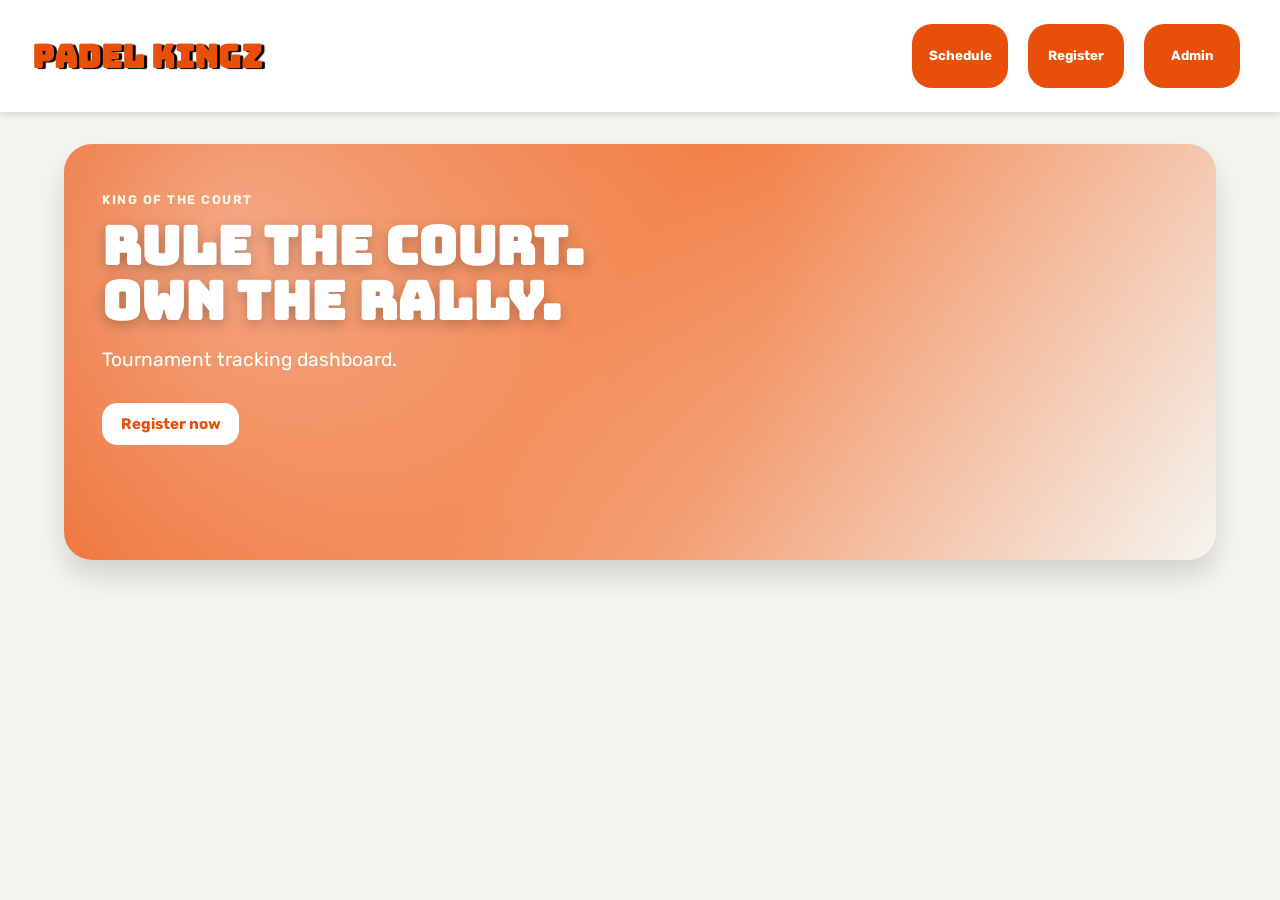
<file: index.html>
<!DOCTYPE html>
<html lang="en">
<head>
    <meta charset="UTF-8">
    <meta name="viewport" content="width=device-width, initial-scale=1.0">
    <title>Padel KingZ</title>
    <link rel="stylesheet" href="style/main.css">
    <link rel="stylesheet" href="style/index.css">
</head>
<body class="homePage">
    <header>
        <a href="index.html"><h1 class="headerText">Padel KingZ</h1></a>
        <nav>
            <button><a href="schedule.html">Schedule</a></button>
            <button><a href="register.html">Register</a></button>
            <button><a href="admin-login.html">Admin</a></button>
        </nav>
    </header>

    <section class="heroHeader">
        <div class="heroContent">
            <p class="heroKicker">King Of The Court</p>
            <h2>Rule The Court.<br>Own The Rally.</h2>
            <p class="heroSubtitle">Tournament tracking dashboard.</p>
            <div class="heroActions">
                <a href="register.html" class="heroBtn heroBtnPrimary">Register now</a>
            </div>
        </div>
    </section>

    <nav class="mobileBottomNav" aria-label="Mobile navigation">
        <a href="schedule.html" class="mobileNavItem">
            <svg viewBox="0 0 24 24" aria-hidden="true">
                <path d="M7 2v2M17 2v2M4 8h16M5 4h14a1 1 0 0 1 1 1v14a1 1 0 0 1-1 1H5a1 1 0 0 1-1-1V5a1 1 0 0 1 1-1zM8 12h3M13 12h3M8 16h3"/>
            </svg>
            <span>Schedule</span>
        </a>
        <a href="index.html" class="mobileNavItem active">
            <svg viewBox="0 0 24 24" aria-hidden="true">
                <path d="M3 10.5 12 3l9 7.5M5 9.5V21h14V9.5M9 21v-6h6v6"/>
            </svg>
            <span>Home</span>
        </a>
        <a href="register.html" class="mobileNavItem">
            <svg viewBox="0 0 24 24" aria-hidden="true">
                <path d="M15 19v-1a4 4 0 0 0-4-4H7a4 4 0 0 0-4 4v1M9 10a4 4 0 1 0 0-8 4 4 0 0 0 0 8M19 8v6M16 11h6"/>
            </svg>
            <span>Register</span>
        </a>
    </nav>
</body>
</html>
</file>
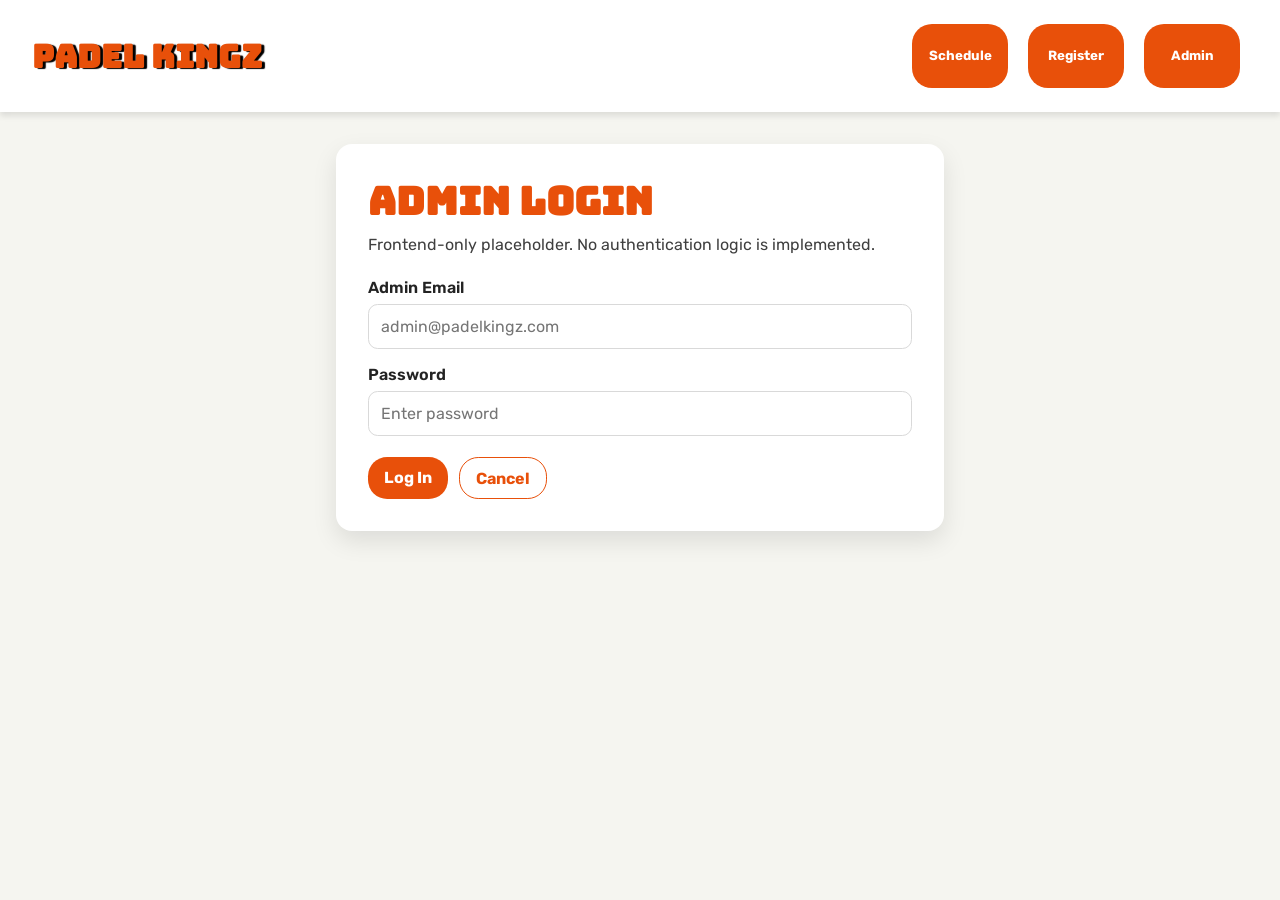
<file: admin-login.html>
<!DOCTYPE html>
<html lang="en">
<head>
    <meta charset="UTF-8">
    <meta name="viewport" content="width=device-width, initial-scale=1.0">
    <title>Admin Login | Padel KingZ</title>
    <link rel="stylesheet" href="style/main.css">
    <link rel="stylesheet" href="style/pages.css">
</head>
<body class="adminPage">
    <header>
        <a href="index.html"><h1 class="headerText">Padel KingZ</h1></a>
        <nav>
            <button><a href="schedule.html">Schedule</a></button>
            <button><a href="register.html">Register</a></button>
            <button><a href="admin-login.html">Admin</a></button>
        </nav>
    </header>

    <main class="pageShell">
        <section class="pageCard" style="max-width: 34rem; margin: 0 auto;">
            <h2 class="pageTitle">Admin Login</h2>
            <p class="pageSubtitle">Frontend-only placeholder. No authentication logic is implemented.</p>
            <form>
                <div class="formGrid">
                    <div class="field fieldFull">
                        <label for="adminEmail">Admin Email</label>
                        <input id="adminEmail" type="email" placeholder="admin@padelkingz.com">
                    </div>
                    <div class="field fieldFull">
                        <label for="adminPassword">Password</label>
                        <input id="adminPassword" type="password" placeholder="Enter password">
                    </div>
                </div>
                <div class="actionRow">
                    <a class="actionBtn" href="admin.html">Log In</a>
                    <a class="actionBtn actionBtnAlt" href="index.html">Cancel</a>
                </div>
            </form>
        </section>
    </main>

    <section class="adminMobileNotice">
        <h2 class="pageTitle">Desktop Only</h2>
        <p class="pageSubtitle">Admin pages are only available on desktop.</p>
        <a class="actionBtn" href="index.html">Back to Home</a>
    </section>
</body>
</html>
</file>
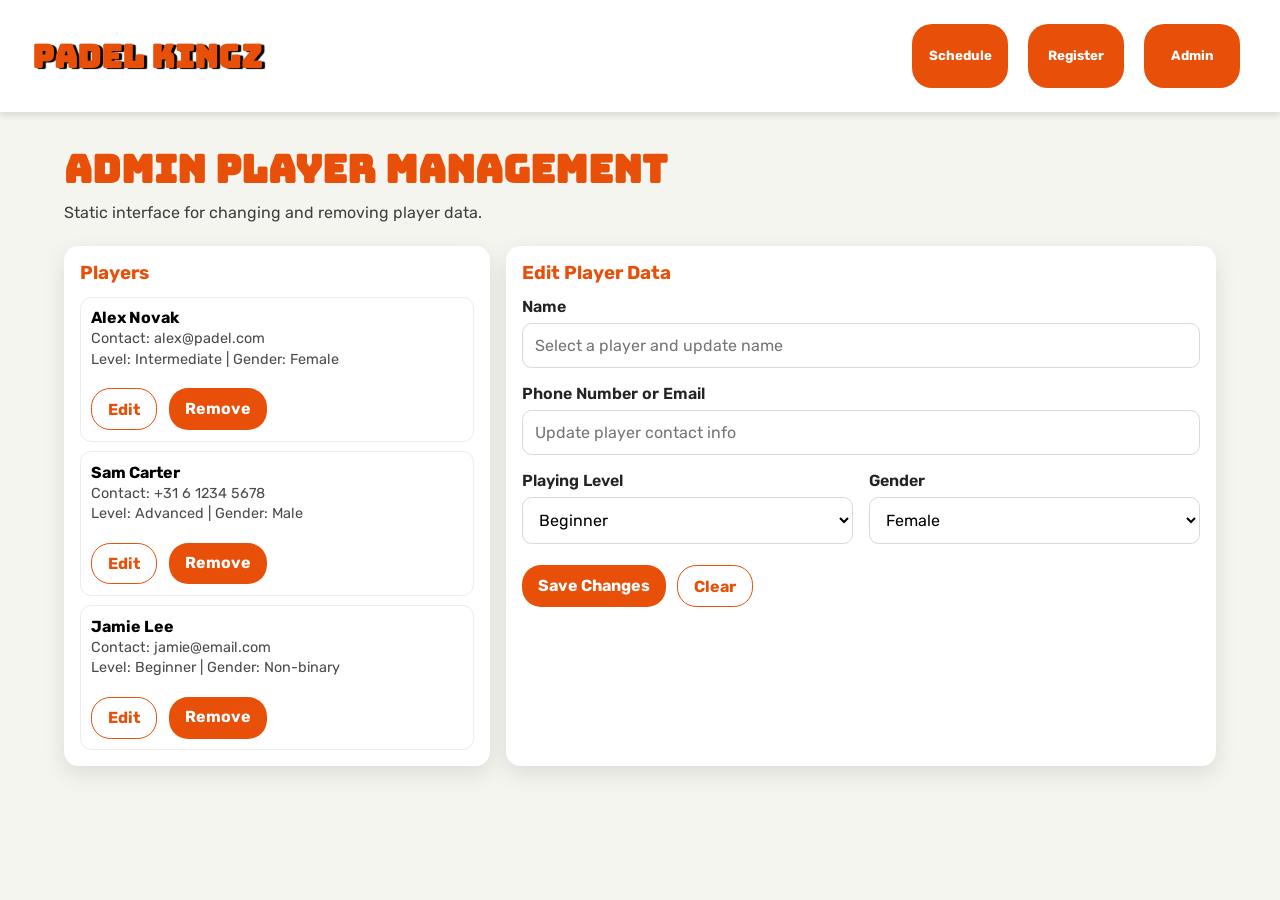
<file: admin.html>
<!DOCTYPE html>
<html lang="en">
<head>
    <meta charset="UTF-8">
    <meta name="viewport" content="width=device-width, initial-scale=1.0">
    <title>Admin Panel | Padel KingZ</title>
    <link rel="stylesheet" href="style/main.css">
    <link rel="stylesheet" href="style/pages.css">
</head>
<body class="adminPage">
    <header>
        <a href="index.html"><h1 class="headerText">Padel KingZ</h1></a>
        <nav>
            <button><a href="schedule.html">Schedule</a></button>
            <button><a href="register.html">Register</a></button>
            <button><a href="admin-login.html">Admin</a></button>
        </nav>
    </header>

    <main class="pageShell">
        <h2 class="pageTitle">Admin Player Management</h2>
        <p class="pageSubtitle">Static interface for changing and removing player data.</p>

        <section class="adminLayout">
            <div class="panel">
                <h3>Players</h3>
                <ul class="playerList">
                    <li>
                        <strong>Alex Novak</strong>
                        <p>Contact: alex@padel.com</p>
                        <p>Level: Intermediate | Gender: Female</p>
                        <div class="actionRow">
                            <a class="actionBtn actionBtnAlt" href="#">Edit</a>
                            <a class="actionBtn" href="#">Remove</a>
                        </div>
                    </li>
                    <li>
                        <strong>Sam Carter</strong>
                        <p>Contact: +31 6 1234 5678</p>
                        <p>Level: Advanced | Gender: Male</p>
                        <div class="actionRow">
                            <a class="actionBtn actionBtnAlt" href="#">Edit</a>
                            <a class="actionBtn" href="#">Remove</a>
                        </div>
                    </li>
                    <li>
                        <strong>Jamie Lee</strong>
                        <p>Contact: jamie@email.com</p>
                        <p>Level: Beginner | Gender: Non-binary</p>
                        <div class="actionRow">
                            <a class="actionBtn actionBtnAlt" href="#">Edit</a>
                            <a class="actionBtn" href="#">Remove</a>
                        </div>
                    </li>
                </ul>
            </div>

            <div class="panel">
                <h3>Edit Player Data</h3>
                <form>
                    <div class="formGrid">
                        <div class="field fieldFull">
                            <label for="editName">Name</label>
                            <input id="editName" type="text" placeholder="Select a player and update name">
                        </div>

                        <div class="field fieldFull">
                            <label for="editContact">Phone Number or Email</label>
                            <input id="editContact" type="text" placeholder="Update player contact info">
                        </div>

                        <div class="field">
                            <label for="editLevel">Playing Level</label>
                            <select id="editLevel">
                                <option>Beginner</option>
                                <option>Intermediate</option>
                                <option>Advanced</option>
                                <option>Competitive</option>
                            </select>
                        </div>

                        <div class="field">
                            <label for="editGender">Gender</label>
                            <select id="editGender">
                                <option>Female</option>
                                <option>Male</option>
                                <option>Non-binary</option>
                                <option>Prefer not to say</option>
                            </select>
                        </div>
                    </div>
                    <div class="actionRow">
                        <a class="actionBtn" href="#">Save Changes</a>
                        <a class="actionBtn actionBtnAlt" href="#">Clear</a>
                    </div>
                </form>
            </div>
        </section>
    </main>

    <section class="adminMobileNotice">
        <h2 class="pageTitle">Desktop Only</h2>
        <p class="pageSubtitle">Admin pages are only available on desktop.</p>
        <a class="actionBtn" href="index.html">Back to Home</a>
    </section>
</body>
</html>
</file>
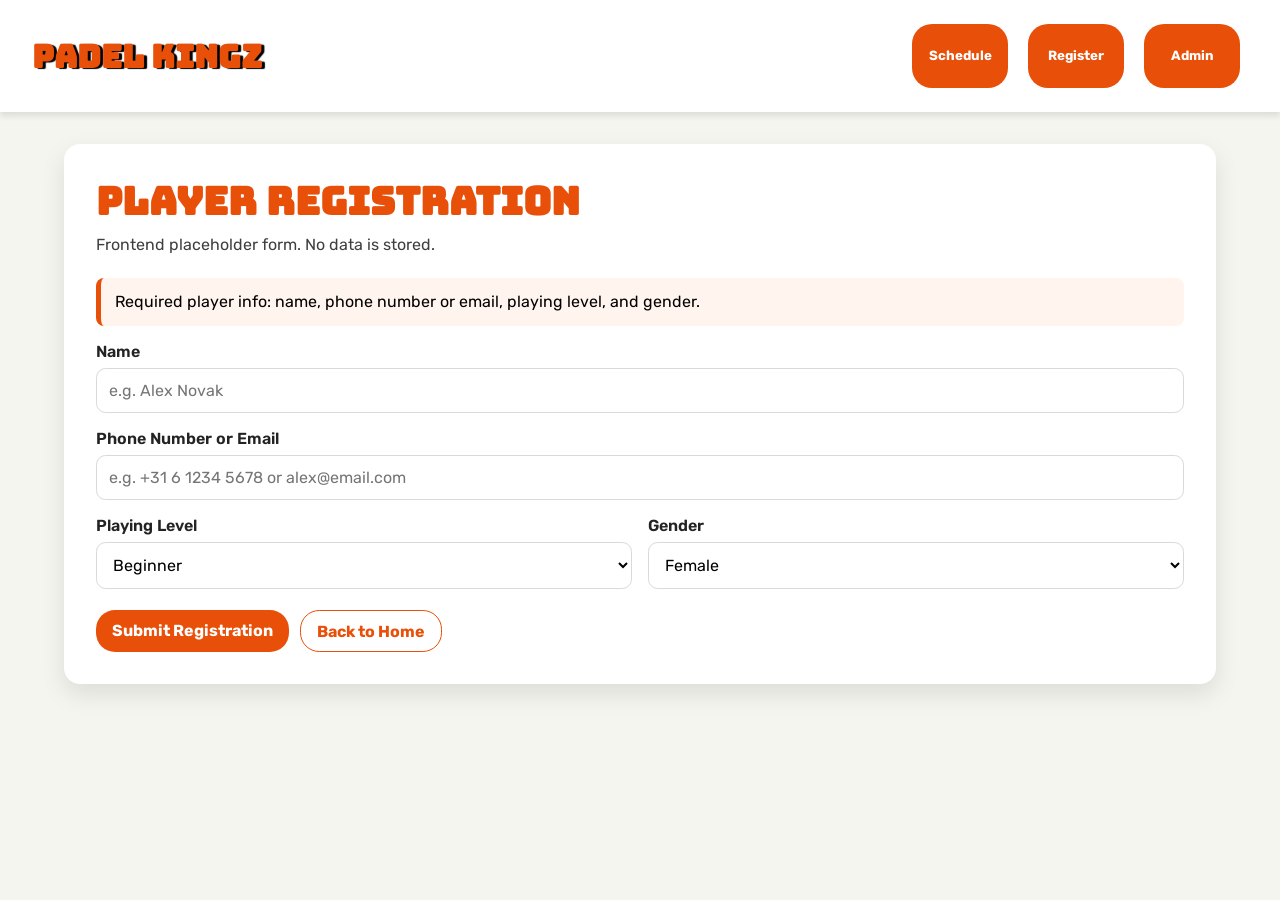
<file: register.html>
<!DOCTYPE html>
<html lang="en">
<head>
    <meta charset="UTF-8">
    <meta name="viewport" content="width=device-width, initial-scale=1.0">
    <title>Register | Padel KingZ</title>
    <link rel="stylesheet" href="style/main.css">
    <link rel="stylesheet" href="style/pages.css">
</head>
<body class="registerPage">
    <header>
        <a href="index.html"><h1 class="headerText">Padel KingZ</h1></a>
        <nav>
            <button><a href="schedule.html">Schedule</a></button>
            <button><a href="register.html">Register</a></button>
            <button><a href="admin-login.html">Admin</a></button>
        </nav>
    </header>

    <main class="pageShell">
        <section class="pageCard">
            <h2 class="pageTitle">Player Registration</h2>
            <p class="pageSubtitle">Frontend placeholder form. No data is stored.</p>
            <div class="noteBox">Required player info: name, phone number or email, playing level, and gender.</div>
            <form>
                <div class="formGrid">
                    <div class="field fieldFull">
                        <label for="playerName">Name</label>
                        <input id="playerName" type="text" placeholder="e.g. Alex Novak">
                    </div>

                    <div class="field fieldFull">
                        <label for="contact">Phone Number or Email</label>
                        <input id="contact" type="text" placeholder="e.g. +31 6 1234 5678 or alex@email.com">
                    </div>

                    <div class="field">
                        <label for="level">Playing Level</label>
                        <select id="level">
                            <option>Beginner</option>
                            <option>Intermediate</option>
                            <option>Advanced</option>
                            <option>Competitive</option>
                        </select>
                    </div>

                    <div class="field">
                        <label for="gender">Gender</label>
                        <select id="gender">
                            <option>Female</option>
                            <option>Male</option>
                            <option>Non-binary</option>
                            <option>Prefer not to say</option>
                        </select>
                    </div>
                </div>
                <div class="actionRow">
                    <a class="actionBtn" href="#">Submit Registration</a>
                    <a class="actionBtn actionBtnAlt" href="index.html">Back to Home</a>
                </div>
            </form>
        </section>
    </main>

    <nav class="mobileBottomNav" aria-label="Mobile navigation">
        <a href="schedule.html" class="mobileNavItem">
            <svg viewBox="0 0 24 24" aria-hidden="true">
                <path d="M7 2v2M17 2v2M4 8h16M5 4h14a1 1 0 0 1 1 1v14a1 1 0 0 1-1 1H5a1 1 0 0 1-1-1V5a1 1 0 0 1 1-1zM8 12h3M13 12h3M8 16h3"/>
            </svg>
            <span>Schedule</span>
        </a>
        <a href="index.html" class="mobileNavItem">
            <svg viewBox="0 0 24 24" aria-hidden="true">
                <path d="M3 10.5 12 3l9 7.5M5 9.5V21h14V9.5M9 21v-6h6v6"/>
            </svg>
            <span>Home</span>
        </a>
        <a href="register.html" class="mobileNavItem active">
            <svg viewBox="0 0 24 24" aria-hidden="true">
                <path d="M15 19v-1a4 4 0 0 0-4-4H7a4 4 0 0 0-4 4v1M9 10a4 4 0 1 0 0-8 4 4 0 0 0 0 8M19 8v6M16 11h6"/>
            </svg>
            <span>Register</span>
        </a>
    </nav>
</body>
</html>
</file>
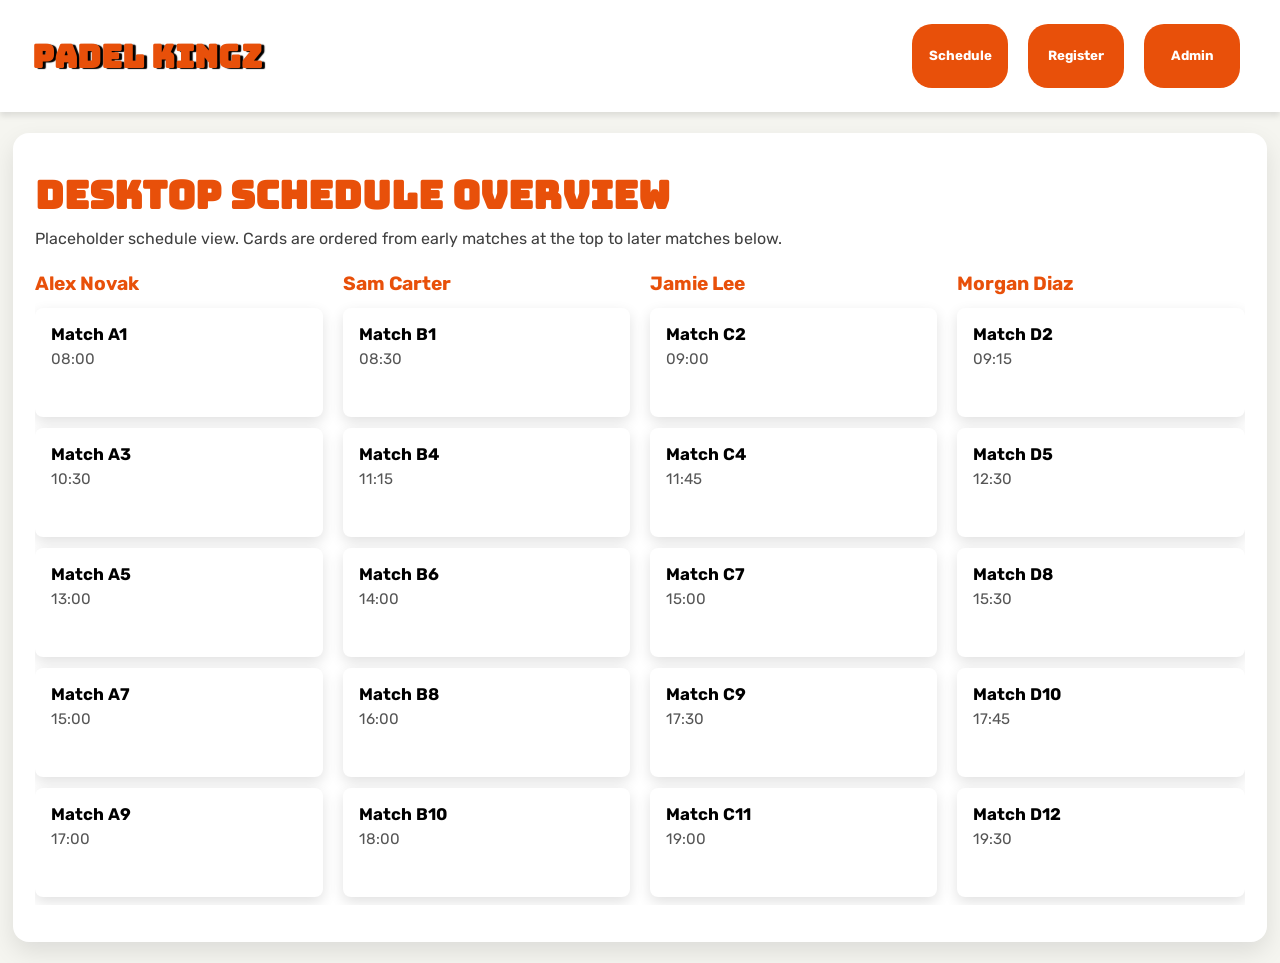
<file: schedule.html>
<!DOCTYPE html>
<html lang="en">
<head>
    <meta charset="UTF-8">
    <meta name="viewport" content="width=device-width, initial-scale=1.0">
    <title>Schedule Overview | Padel KingZ</title>
    <link rel="stylesheet" href="style/main.css">
    <link rel="stylesheet" href="style/pages.css">
</head>
<body class="schedulePage">
    <header>
        <a href="index.html"><h1 class="headerText">Padel KingZ</h1></a>
        <nav>
            <button><a href="schedule.html">Schedule</a></button>
            <button><a href="register.html">Register</a></button>
            <button><a href="admin-login.html">Admin</a></button>
        </nav>
    </header>

    <main class="pageShell">
        <section class="pageCard">
            <h2 class="pageTitle">Desktop Schedule Overview</h2>
            <p class="pageSubtitle">Placeholder schedule view. Cards are ordered from early matches at the top to later matches below.</p>

            <div class="scheduleDesktopWrap">
                <div class="scheduleGrid">
                    <article class="playerSchedule">
                        <h3>Alex Novak</h3>
                        <div class="matchColumn">
                            <div class="matchCard"><strong>Match A1</strong><span>08:00</span></div>
                            <div class="matchCard"><strong>Match A3</strong><span>10:30</span></div>
                            <div class="matchCard"><strong>Match A5</strong><span>13:00</span></div>
                            <div class="matchCard"><strong>Match A7</strong><span>15:00</span></div>
                            <div class="matchCard"><strong>Match A9</strong><span>17:00</span></div>
                        </div>
                    </article>

                    <article class="playerSchedule">
                        <h3>Sam Carter</h3>
                        <div class="matchColumn">
                            <div class="matchCard"><strong>Match B1</strong><span>08:30</span></div>
                            <div class="matchCard"><strong>Match B4</strong><span>11:15</span></div>
                            <div class="matchCard"><strong>Match B6</strong><span>14:00</span></div>
                            <div class="matchCard"><strong>Match B8</strong><span>16:00</span></div>
                            <div class="matchCard"><strong>Match B10</strong><span>18:00</span></div>
                        </div>
                    </article>

                    <article class="playerSchedule">
                        <h3>Jamie Lee</h3>
                        <div class="matchColumn">
                            <div class="matchCard"><strong>Match C2</strong><span>09:00</span></div>
                            <div class="matchCard"><strong>Match C4</strong><span>11:45</span></div>
                            <div class="matchCard"><strong>Match C7</strong><span>15:00</span></div>
                            <div class="matchCard"><strong>Match C9</strong><span>17:30</span></div>
                            <div class="matchCard"><strong>Match C11</strong><span>19:00</span></div>
                        </div>
                    </article>

                    <article class="playerSchedule">
                        <h3>Morgan Diaz</h3>
                        <div class="matchColumn">
                            <div class="matchCard"><strong>Match D2</strong><span>09:15</span></div>
                            <div class="matchCard"><strong>Match D5</strong><span>12:30</span></div>
                            <div class="matchCard"><strong>Match D8</strong><span>15:30</span></div>
                            <div class="matchCard"><strong>Match D10</strong><span>17:45</span></div>
                            <div class="matchCard"><strong>Match D12</strong><span>19:30</span></div>
                        </div>
                    </article>
                </div>
            </div>

            <div class="mobileOwnSchedule">
                <h3>Your Schedule</h3>
                <div class="matchColumn">
                    <div class="matchCard"><strong>Match 1</strong><span>08:30</span></div>
                    <div class="matchCard"><strong>Match 3</strong><span>10:45</span></div>
                    <div class="matchCard"><strong>Match 5</strong><span>13:15</span></div>
                    <div class="matchCard"><strong>Match 7</strong><span>16:00</span></div>
                </div>
            </div>
        </section>
    </main>

    <nav class="mobileBottomNav" aria-label="Mobile navigation">
        <a href="schedule.html" class="mobileNavItem active">
            <svg viewBox="0 0 24 24" aria-hidden="true">
                <path d="M7 2v2M17 2v2M4 8h16M5 4h14a1 1 0 0 1 1 1v14a1 1 0 0 1-1 1H5a1 1 0 0 1-1-1V5a1 1 0 0 1 1-1zM8 12h3M13 12h3M8 16h3"/>
            </svg>
            <span>Schedule</span>
        </a>
        <a href="index.html" class="mobileNavItem">
            <svg viewBox="0 0 24 24" aria-hidden="true">
                <path d="M3 10.5 12 3l9 7.5M5 9.5V21h14V9.5M9 21v-6h6v6"/>
            </svg>
            <span>Home</span>
        </a>
        <a href="register.html" class="mobileNavItem">
            <svg viewBox="0 0 24 24" aria-hidden="true">
                <path d="M15 19v-1a4 4 0 0 0-4-4H7a4 4 0 0 0-4 4v1M9 10a4 4 0 1 0 0-8 4 4 0 0 0 0 8M19 8v6M16 11h6"/>
            </svg>
            <span>Register</span>
        </a>
    </nav>
</body>
</html>
</file>
<file: style/main.css>
@import url('https://fonts.googleapis.com/css2?family=Rubik:ital,wght@0,300..900;1,300..900&display=swap');
@import url('https://fonts.googleapis.com/css2?family=Bungee&family=Rubik:ital,wght@0,300..900;1,300..900&display=swap');

* {
    margin: 0;
    padding: 0;
    font-family: "Rubik";
}

body {
    background-color: #F5F5F0;
    color: black;
}

a{
    text-decoration: none;
}

header {
    top: 0;
    height: 7rem;
    background-color: #FFFFFF;
    display: flex;
    align-items: center;
    justify-content: space-between;
    padding: 0 2rem;
    box-shadow: 0 4px 6px rgba(0, 0, 0, 0.1);
}

.headerText {
    color: #E8500A;
    font-family: "Bungee";
    font-size: 2rem;
    text-shadow: 3px 1px 1px black;
}

nav button {
    background-color: #E8500A;
    border: none;
    padding: 0.5rem 1rem;
    margin: 0 0.5rem;
    border-radius: 1.5em;
    cursor: pointer;
    transition: background-color 0.3s ease, transform 0.3s ease;
    height: 4rem;
    width: 6rem;
    position: relative;
    overflow: hidden;
}

nav button a {
    color: white;
    text-decoration: none;
    font-weight: bold;
    font-size: 1em;
    transition: background-color 0.3s ease, transform 0.3s ease;
    display: block;
    width: 100%;
    height: 100%;
    text-align: center;
    line-height: 3rem; /* Adjust to vertically center text */
}

nav button:hover {
    background-color: #F0997B;
    transform: scale(0.95);
}
nav button a:hover{
    transform: scale(1.10);
}

.mobileBottomNav {
    display: none;
}

@media (max-width: 56rem) {
    header {
        display: none;
    }

    body {
        padding-bottom: 5.7rem;
    }

    .mobileBottomNav {
        position: fixed;
        left: 0;
        right: 0;
        bottom: 0;
        display: grid;
        grid-template-columns: repeat(3, 1fr);
        background-color: #FFFFFF;
        border-top: 1px solid #ececec;
        box-shadow: 0 -4px 14px rgba(0, 0, 0, 0.1);
        z-index: 1000;
        padding: 0.45rem 0.35rem 0.65rem;
    }

    .mobileNavItem {
        display: flex;
        flex-direction: column;
        align-items: center;
        justify-content: center;
        gap: 0.18rem;
        color: #8d8d8d;
        font-size: 0.73rem;
        font-weight: 600;
        padding: 0.2rem 0;
    }

    .mobileNavItem svg {
        width: 1.5rem;
        height: 1.5rem;
        stroke: currentColor;
        stroke-width: 1.9;
        fill: none;
        stroke-linecap: round;
        stroke-linejoin: round;
    }

    .mobileNavItem.active {
        color: #E8500A;
    }

    .mobileNavItem:active {
        transform: scale(0.96);
    }
}
</file>
<file: style/index.css>
.heroHeader {
    --hero-orange: #E8500A;
    --hero-offwhite: #F5F5F0;
    --hero-white: #FFFFFF;

    position: relative;
    margin: 2rem auto 0;
    width: min(92%, 72rem);
    min-height: 26rem;
    border-radius: 1.75rem;
    overflow: hidden;
    background:
        radial-gradient(circle at 15% 20%, rgba(255, 255, 255, 0.45), transparent 52%),
        linear-gradient(125deg, var(--hero-orange) 0%, #F27B3F 45%, var(--hero-offwhite) 100%);
    box-shadow: 0 16px 28px rgba(0, 0, 0, 0.14);
    color: var(--hero-white);
}

.heroContent {
    position: relative;
    z-index: 1;
    padding: 3rem clamp(1.25rem, 3vw, 3rem);
    max-width: 36rem;
}

.heroKicker {
    letter-spacing: 0.12em;
    text-transform: uppercase;
    font-weight: 700;
    font-size: 0.78rem;
    margin-bottom: 0.75rem;
    color: #FFF4E6;
}

.heroHeader h2 {
    font-family: "Bungee";
    font-size: clamp(1.8rem, 5vw, 3.3rem);
    line-height: 1.05;
    margin-bottom: 1rem;
    text-shadow: 0 4px 14px rgba(0, 0, 0, 0.24);
}

.heroSubtitle {
    font-size: clamp(0.98rem, 1.5vw, 1.2rem);
    line-height: 1.5;
    color: #FFFFFF;
    margin-bottom: 1.8rem;
}

.heroActions {
    display: flex;
    gap: 0.9rem;
    flex-wrap: wrap;
}

.heroBtn {
    padding: 0.75rem 1.15rem;
    border-radius: 1em;
    font-weight: 700;
    font-size: 0.95rem;
    transition: background-color 0.3s ease, transform 0.3s ease;
}

.heroBtnPrimary {
    background-color: #FFFFFF;
    color: #E8500A;
}

.heroBtn:hover {
    transform: scale(0.95);
}

@media (max-width: 48rem) {
    .heroHeader {
        min-height: 22rem;
        margin-top: 1.25rem;
    }

    .heroContent {
        padding-top: 2.4rem;
    }
}

@media (max-width: 56rem) {
    .homePage .heroHeader {
        width: min(94%, 32rem);
        min-height: calc(100vh - 8.6rem);
        margin: 1rem auto 0;
        display: flex;
        align-items: center;
        border-radius: 1.2rem;
    }

    .homePage .heroContent {
        max-width: none;
        width: 100%;
        padding: 1.8rem 1.25rem;
        text-align: center;
    }

    .homePage .heroHeader h2 {
        font-size: clamp(1.55rem, 8vw, 2.25rem);
        line-height: 1.08;
    }

    .homePage .heroSubtitle {
        font-size: 1rem;
        margin-bottom: 1.3rem;
    }

    .homePage .heroActions {
        justify-content: center;
    }
}
</file>
<file: style/pages.css>
.pageShell {
    width: min(94%, 72rem);
    margin: 2rem auto;
}

.pageCard {
    background-color: #FFFFFF;
    border-radius: 1rem;
    box-shadow: 0 10px 24px rgba(0, 0, 0, 0.1);
    padding: 2rem;
}

.pageTitle {
    color: #E8500A;
    font-family: "Bungee";
    font-size: clamp(1.6rem, 4vw, 2.4rem);
    margin-bottom: 0.5rem;
}

.pageSubtitle {
    color: #3f3f3f;
    margin-bottom: 1.5rem;
}

.formGrid {
    display: grid;
    grid-template-columns: repeat(2, minmax(0, 1fr));
    gap: 1rem;
}

.field {
    display: flex;
    flex-direction: column;
    gap: 0.45rem;
}

.field label {
    font-weight: 600;
    color: #232323;
}

.field input,
.field select {
    border: 1px solid #d9d9d9;
    border-radius: 0.6rem;
    padding: 0.75rem;
    background-color: #FFFFFF;
    font-size: 1rem;
}

.fieldFull {
    grid-column: 1 / -1;
}

.noteBox {
    border-left: 5px solid #E8500A;
    background-color: #fff4ee;
    padding: 0.9rem;
    border-radius: 0.5rem;
    margin-bottom: 1rem;
}

.actionRow {
    margin-top: 1.3rem;
    display: flex;
    gap: 0.7rem;
    flex-wrap: wrap;
}

.actionBtn {
    display: inline-block;
    background-color: #E8500A;
    color: #FFFFFF;
    border: none;
    border-radius: 1.2rem;
    padding: 0.65rem 1rem;
    font-weight: 700;
    transition: background-color 0.3s ease, transform 0.3s ease;
}

.actionBtnAlt {
    background-color: #FFFFFF;
    color: #E8500A;
    border: 1px solid #E8500A;
}

.actionBtn:hover,
.actionBtnAlt:hover {
    background-color: #F0997B;
    transform: scale(0.95);
    color: #FFFFFF;
}

.adminLayout {
    display: grid;
    grid-template-columns: 1.2fr 2fr;
    gap: 1rem;
}

.panel {
    background-color: #FFFFFF;
    border-radius: 0.9rem;
    box-shadow: 0 8px 22px rgba(0, 0, 0, 0.1);
    padding: 1rem;
}

.panel h3 {
    margin-bottom: 0.8rem;
    color: #E8500A;
}

.playerList {
    list-style: none;
    display: flex;
    flex-direction: column;
    gap: 0.6rem;
}

.playerList li {
    border: 1px solid #ececec;
    border-radius: 0.7rem;
    padding: 0.65rem;
    background-color: #FFFFFF;
}

.playerList p {
    font-size: 0.9rem;
    color: #4a4a4a;
    margin-top: 0.2rem;
}

.scheduleDesktopWrap {
    overflow-x: auto;
    padding-bottom: 0.5rem;
}

.mobileOwnSchedule {
    display: none;
}

.adminMobileNotice {
    display: none;
}

.schedulePage .pageShell {
    width: min(98%, 128rem);
    margin: 1.3rem auto;
}

.schedulePage .pageCard {
    padding: 2.3rem 1.4rem;
}

.scheduleGrid {
    min-width: 0;
    display: grid;
    grid-template-columns: repeat(4, minmax(17.5rem, 1fr));
    gap: 1.25rem;
}

.playerSchedule {
    background-color: transparent;
}

.playerSchedule h3 {
    margin-bottom: 0.85rem;
    color: #E8500A;
    font-size: 1.2rem;
}

.matchColumn {
    display: flex;
    flex-direction: column;
    gap: 0.7rem;
}

.matchCard {
    background-color: #FFFFFF;
    border-radius: 0.5rem;
    box-shadow: 0 5px 14px rgba(0, 0, 0, 0.12);
    padding: 1rem;
    min-height: 4.8rem;
}

.matchCard strong {
    display: block;
    margin-bottom: 0.28rem;
    font-size: 1.05rem;
}

.matchCard span {
    font-size: 0.95rem;
    color: #555;
}

@media (max-width: 56rem) {
    .formGrid,
    .adminLayout {
        grid-template-columns: 1fr;
    }

    .registerPage .pageShell,
    .schedulePage .pageShell {
        width: min(94%, 38rem);
        min-height: calc(100vh - 8rem);
        margin: 0 auto;
        display: flex;
        align-items: center;
        justify-content: center;
    }

    .registerPage .pageCard,
    .schedulePage .pageCard {
        width: 100%;
    }

    .schedulePage .pageShell {
        max-width: 40rem;
    }

    .scheduleGrid {
        min-width: 58rem;
        grid-template-columns: repeat(4, minmax(13rem, 1fr));
        gap: 0.9rem;
    }

    .schedulePage .pageTitle {
        font-size: 1.65rem;
    }

    .schedulePage .pageSubtitle {
        margin-bottom: 0.9rem;
    }

    .scheduleDesktopWrap {
        display: none;
    }

    .mobileOwnSchedule {
        display: block;
    }

    .mobileOwnSchedule h3 {
        color: #E8500A;
        margin-bottom: 0.8rem;
        font-size: 1.18rem;
    }

    .mobileOwnSchedule .matchCard {
        min-height: 4.4rem;
        padding: 0.95rem;
    }

    .adminPage .pageShell {
        display: none;
    }

    .adminPage .adminMobileNotice {
        display: block;
        width: min(92%, 30rem);
        margin: 1.4rem auto;
        background-color: #FFFFFF;
        border-radius: 0.9rem;
        box-shadow: 0 8px 22px rgba(0, 0, 0, 0.1);
        padding: 1.2rem;
    }
}
</file>
